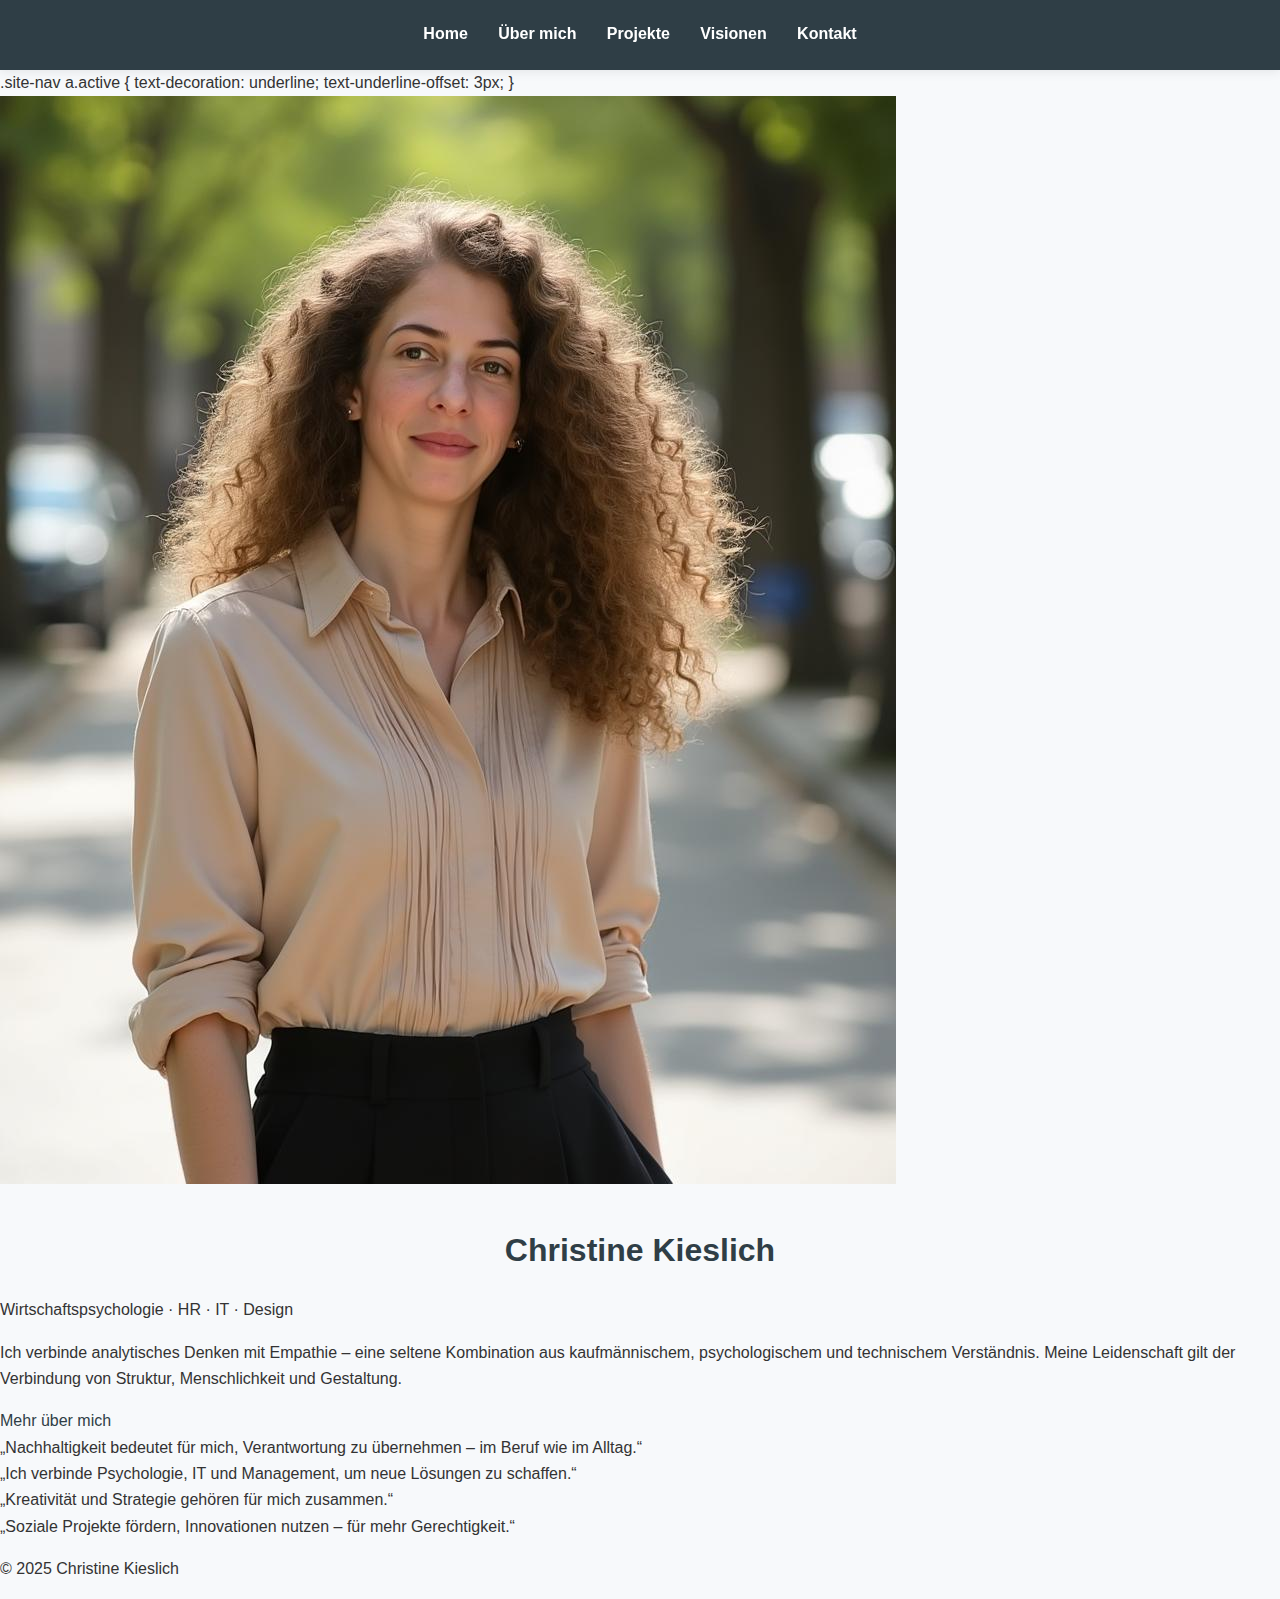
<file: index.html>
<!DOCTYPE html>
<html lang="de">
<head>
  <meta charset="utf-8">
  <meta name="viewport" content="width=device-width,initial-scale=1">
  <link rel="icon" type="image/png" href="/assets/images/favicon.png" sizes="32x32">
  <title>Christine Kieslich</title>
  <link rel="stylesheet" href="/style.css">
</head>
<body class="page-home">

<nav class="site-nav">
  <a href="index.html">Home</a>
  <a href="about/">Über mich</a>
  <a href="projects.html">Projekte</a>
  <a href="vision.html">Visionen</a>
  <a href="contact.html">Kontakt</a>
</nav>

.site-nav a.active {
  text-decoration: underline;
  text-underline-offset: 3px;
}

<header class="hero">
  <div class="hero-inner">
    
    <div class="hero-image">
      <img src="assets/images/portraits/portrait-27.jpeg" alt="Christine Kieslich">
    </div>

    <div class="hero-text">
      <h1>Christine Kieslich</h1>
      <p class="subtitle">Wirtschaftspsychologie · HR · IT · Design</p>
      <p> Ich verbinde analytisches Denken mit Empathie – eine seltene Kombination aus kaufmännischem,
        psychologischem und technischem Verständnis. Meine Leidenschaft gilt der Verbindung von Struktur,
        Menschlichkeit und Gestaltung.
      </p>
      <a href="about/" class="btn">Mehr über mich</a>
    </div>
    
  </div>
</header>

<section class="statements">
  <div class="statement">„Nachhaltigkeit bedeutet für mich, Verantwortung zu übernehmen – im Beruf wie im Alltag.“</div>
  <div class="statement">„Ich verbinde Psychologie, IT und Management, um neue Lösungen zu schaffen.“</div>
  <div class="statement">„Kreativität und Strategie gehören für mich zusammen.“</div>
  <div class="statement">„Soziale Projekte fördern, Innovationen nutzen – für mehr Gerechtigkeit.“</div>
</section>

<footer>
  <p>© 2025 Christine Kieslich</p>
</footer>

</body>
</html>
</file>
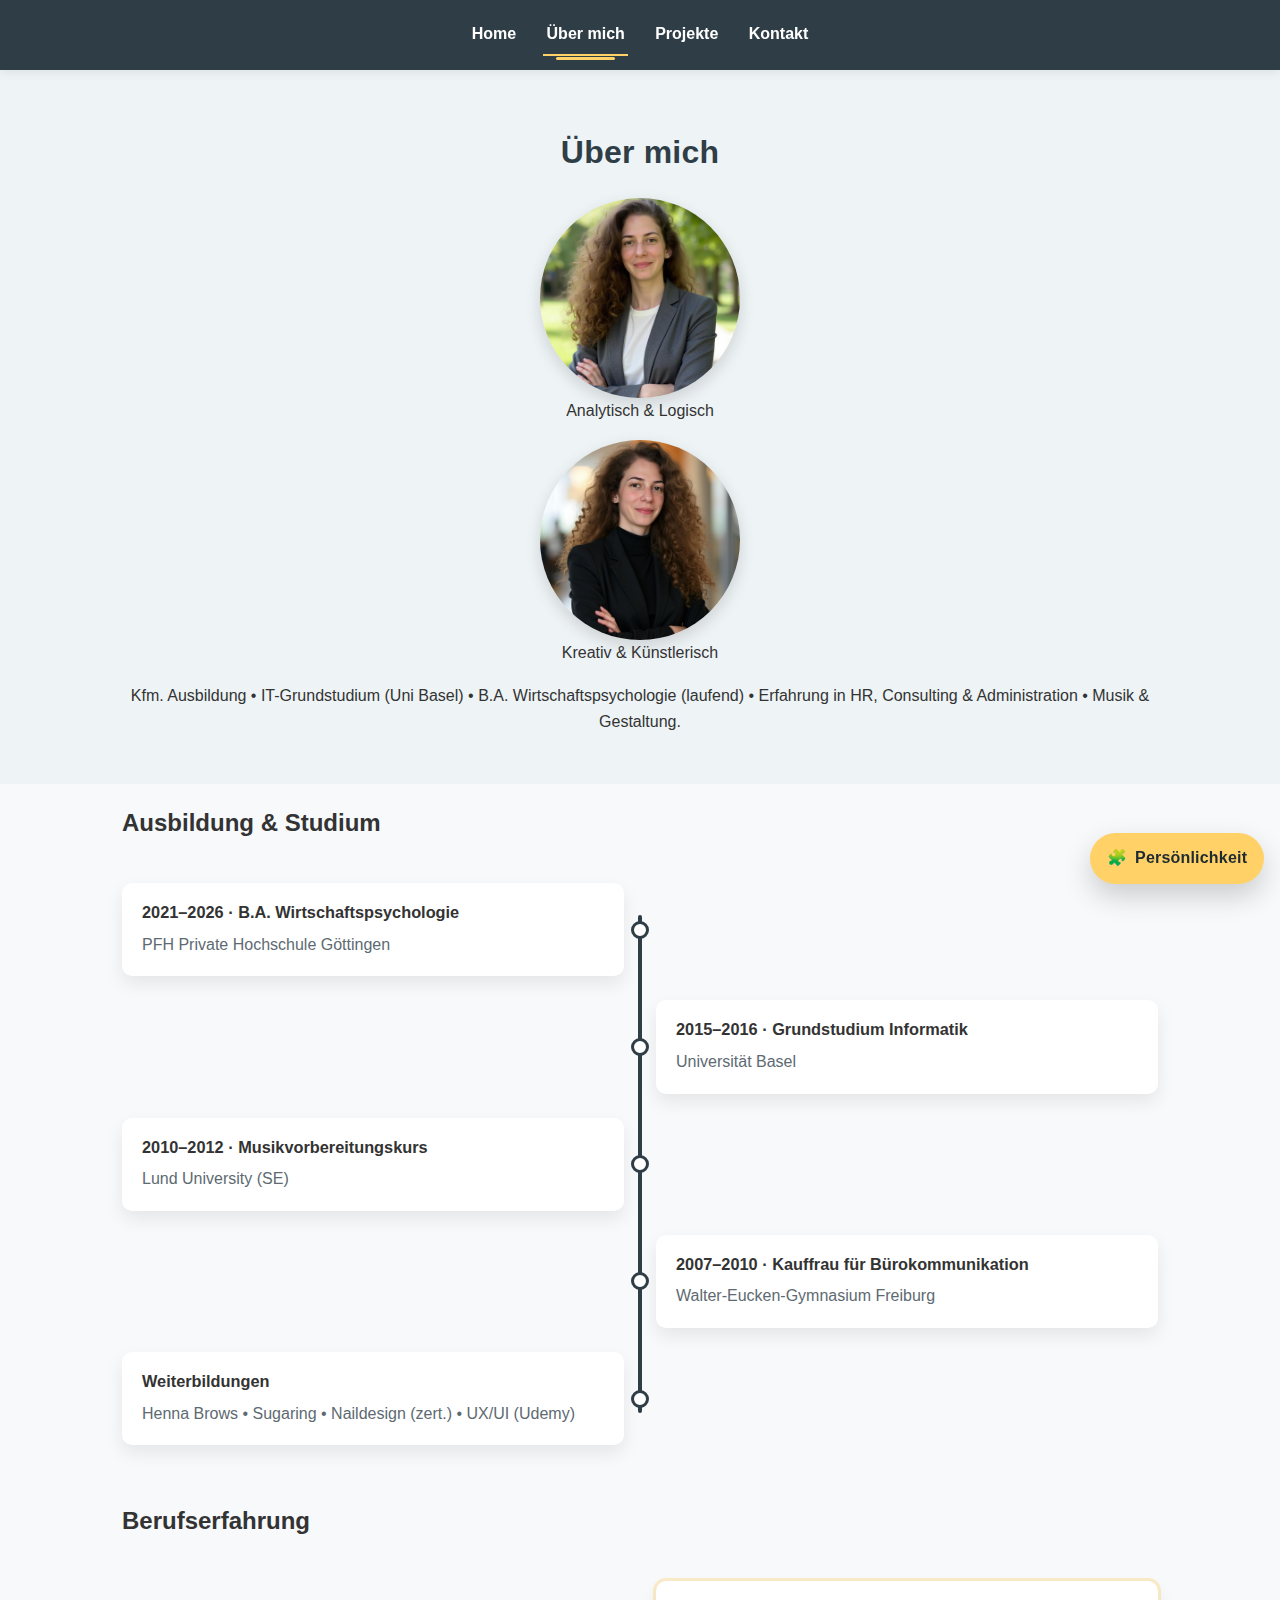
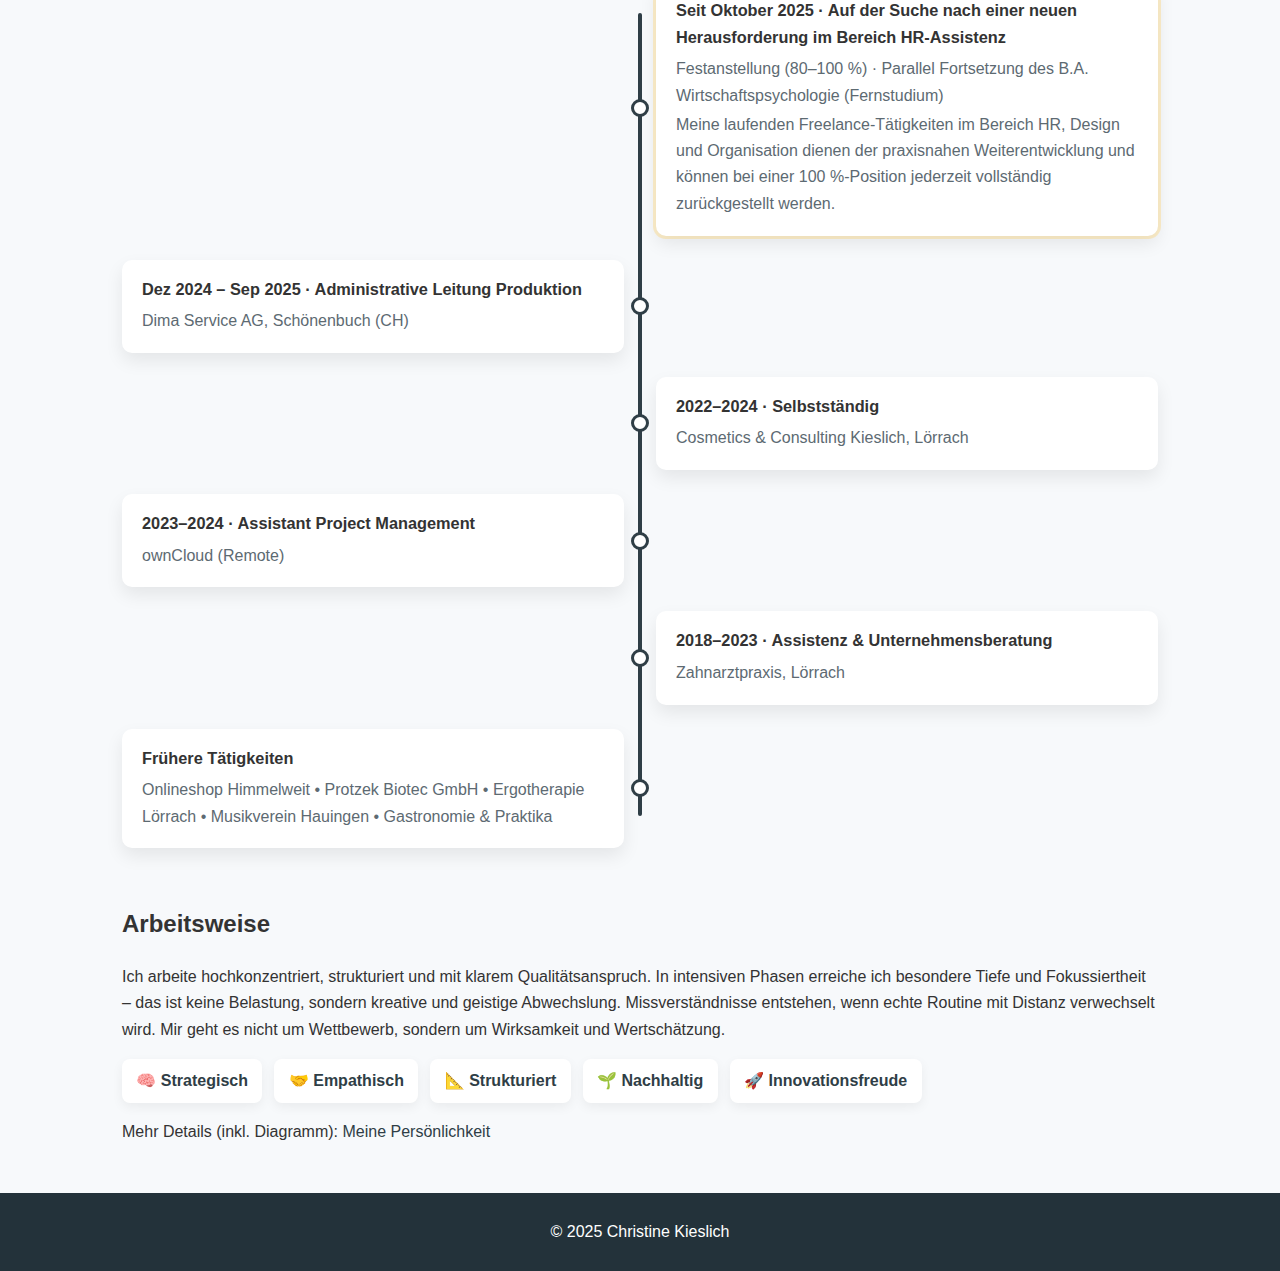
<file: about/index.html>
<!doctype html>
<html lang="de-CH">
<head>
  <meta charset="utf-8">
  <meta name="viewport" content="width=device-width,initial-scale=1">
  <link rel="icon" type="image/png" href="/assets/images/favicon.png" sizes="32x32">
  <title>Über mich – Christine Kieslich</title>
  <link rel="stylesheet" href="/style.css">

</head>
  <a class="fab-personality" href="./personality.html">Persönlichkeit</a>

<body class="page-about">
<nav class="site-nav">
  <a href="../">Home</a>
  <a class="active" href="./">Über mich</a>
  <a href="../projects.html">Projekte</a>
  <a href="../contact.html">Kontakt</a>
</nav>

<header class="header--about">
  <div class="container">
    <h1>Über mich</h1>

    <div class="about-portraits">
      <figure class="portrait">
        <img class="avatar--round" src="../assets/images/portraits/portrait-12.jpeg" alt="Christine Kieslich im Blazer">
        <figcaption>Analytisch & Logisch</figcaption>
      </figure>

      <figure class="portrait">
        <img class="avatar--round" src="../assets/images/portraits/portrait-18.jpeg" alt="Christine Kieslich im schwarzen Pullover">
        <figcaption>Kreativ & Künstlerisch</figcaption>
      </figure>
    </div>

    <p class="about-sublead">
      Kfm. Ausbildung • IT-Grundstudium (Uni Basel) • B.A. Wirtschaftspsychologie (laufend) •
      Erfahrung in HR, Consulting & Administration • Musik & Gestaltung.
    </p>
  </div>
</header>

<section class="container">
  <h2>Ausbildung & Studium</h2>
  <div class="timeline">

    <!-- LINKS -->
    <div class="timeline-row">
      <div class="timeline-col timeline-col--left">
        <span class="timeline-dot"></span>
        <div class="timeline-box">
          <h4>2021–2026 · B.A. Wirtschaftspsychologie</h4>
          <p>PFH Private Hochschule Göttingen</p>
        </div>
      </div>
      <div class="timeline-col"></div>
    </div>

    <!-- RECHTS -->
    <div class="timeline-row">
      <div class="timeline-col"></div>
      <div class="timeline-col timeline-col--right">
        <span class="timeline-dot"></span>
        <div class="timeline-box">
          <h4>2015–2016 · Grundstudium Informatik</h4>
          <p>Universität Basel</p>
        </div>
      </div>
    </div>

    <!-- LINKS -->
    <div class="timeline-row">
      <div class="timeline-col timeline-col--left">
        <span class="timeline-dot"></span>
        <div class="timeline-box">
          <h4>2010–2012 · Musikvorbereitungskurs</h4>
          <p>Lund University (SE)</p>
        </div>
      </div>
      <div class="timeline-col"></div>
    </div>

    <!-- RECHTS -->
    <div class="timeline-row">
      <div class="timeline-col"></div>
      <div class="timeline-col timeline-col--right">
        <span class="timeline-dot"></span>
        <div class="timeline-box">
          <h4>2007–2010 · Kauffrau für Bürokommunikation</h4>
          <p>Walter-Eucken-Gymnasium Freiburg</p>
        </div>
      </div>
    </div>

    <!-- LINKS -->
    <div class="timeline-row">
      <div class="timeline-col timeline-col--left">
        <span class="timeline-dot"></span>
        <div class="timeline-box">
          <h4>Weiterbildungen</h4>
          <p>Henna Brows • Sugaring • Naildesign (zert.) • UX/UI (Udemy)</p>
        </div>
      </div>
      <div class="timeline-col"></div>
    </div>

  </div>
</section>

<section class="container">
  <h2>Berufserfahrung</h2>
  <div class="timeline">

    <!-- RECHTS (aktueller Status, hervorgehoben) -->
    <div class="timeline-row">
      <div class="timeline-col"></div>
      <div class="timeline-col timeline-col--right">
        <span class="timeline-dot"></span>
        <div class="timeline-box is-current">
          <h4>Seit Oktober 2025 · Auf der Suche nach einer neuen Herausforderung im Bereich HR-Assistenz</h4>
          <p>Festanstellung (80–100 %) · Parallel Fortsetzung des B.A. Wirtschaftspsychologie (Fernstudium)</p>
          <p>Meine laufenden Freelance-Tätigkeiten im Bereich HR, Design und Organisation dienen der praxisnahen Weiterentwicklung
             und können bei einer 100 %-Position jederzeit vollständig zurückgestellt werden.</p>
        </div>
      </div>
    </div>

    <!-- LINKS -->
    <div class="timeline-row">
      <div class="timeline-col timeline-col--left">
        <span class="timeline-dot"></span>
        <div class="timeline-box">
          <h4>Dez 2024 – Sep 2025 · Administrative Leitung Produktion</h4>
          <p>Dima Service AG, Schönenbuch (CH)</p>
        </div>
      </div>
      <div class="timeline-col"></div>
    </div>

    <!-- RECHTS -->
    <div class="timeline-row">
      <div class="timeline-col"></div>
      <div class="timeline-col timeline-col--right">
        <span class="timeline-dot"></span>
        <div class="timeline-box">
          <h4>2022–2024 · Selbstständig</h4>
          <p>Cosmetics & Consulting Kieslich, Lörrach</p>
        </div>
      </div>
    </div>

    <!-- LINKS -->
    <div class="timeline-row">
      <div class="timeline-col timeline-col--left">
        <span class="timeline-dot"></span>
        <div class="timeline-box">
          <h4>2023–2024 · Assistant Project Management</h4>
          <p>ownCloud (Remote)</p>
        </div>
      </div>
      <div class="timeline-col"></div>
    </div>

    <!-- RECHTS -->
    <div class="timeline-row">
      <div class="timeline-col"></div>
      <div class="timeline-col timeline-col--right">
        <span class="timeline-dot"></span>
        <div class="timeline-box">
          <h4>2018–2023 · Assistenz & Unternehmensberatung</h4>
          <p>Zahnarztpraxis, Lörrach</p>
        </div>
      </div>
    </div>

    <!-- LINKS -->
    <div class="timeline-row">
      <div class="timeline-col timeline-col--left">
        <span class="timeline-dot"></span>
        <div class="timeline-box">
          <h4>Frühere Tätigkeiten</h4>
          <p>Onlineshop Himmelweit • Protzek Biotec GmbH • Ergotherapie Lörrach • Musikverein Hauingen • Gastronomie & Praktika</p>
        </div>
      </div>
      <div class="timeline-col"></div>
    </div>

  </div>
</section>

<section class="container">
  <h2>Arbeitsweise</h2>
  <p>Ich arbeite hochkonzentriert, strukturiert und mit klarem Qualitätsanspruch. In intensiven Phasen erreiche ich besondere Tiefe und Fokussiertheit – das ist keine Belastung, sondern kreative und geistige Abwechslung. Missverständnisse entstehen, wenn echte Routine mit Distanz verwechselt wird. Mir geht es nicht um Wettbewerb, sondern um Wirksamkeit und Wertschätzung.</p>

  <div class="traits">
    <span class="trait">🧠 Strategisch</span>
    <span class="trait">🤝 Empathisch</span>
    <span class="trait">📐 Strukturiert</span>
    <span class="trait">🌱 Nachhaltig</span>
    <span class="trait">🚀 Innovationsfreude</span>
  </div>

  <p style="margin-top:16px">Mehr Details (inkl. Diagramm): <a href="./personality.html">Meine Persönlichkeit</a></p>
</section>

<footer class="site-footer">
  © 2025 Christine Kieslich
</footer>

</body>
</html>
</file>
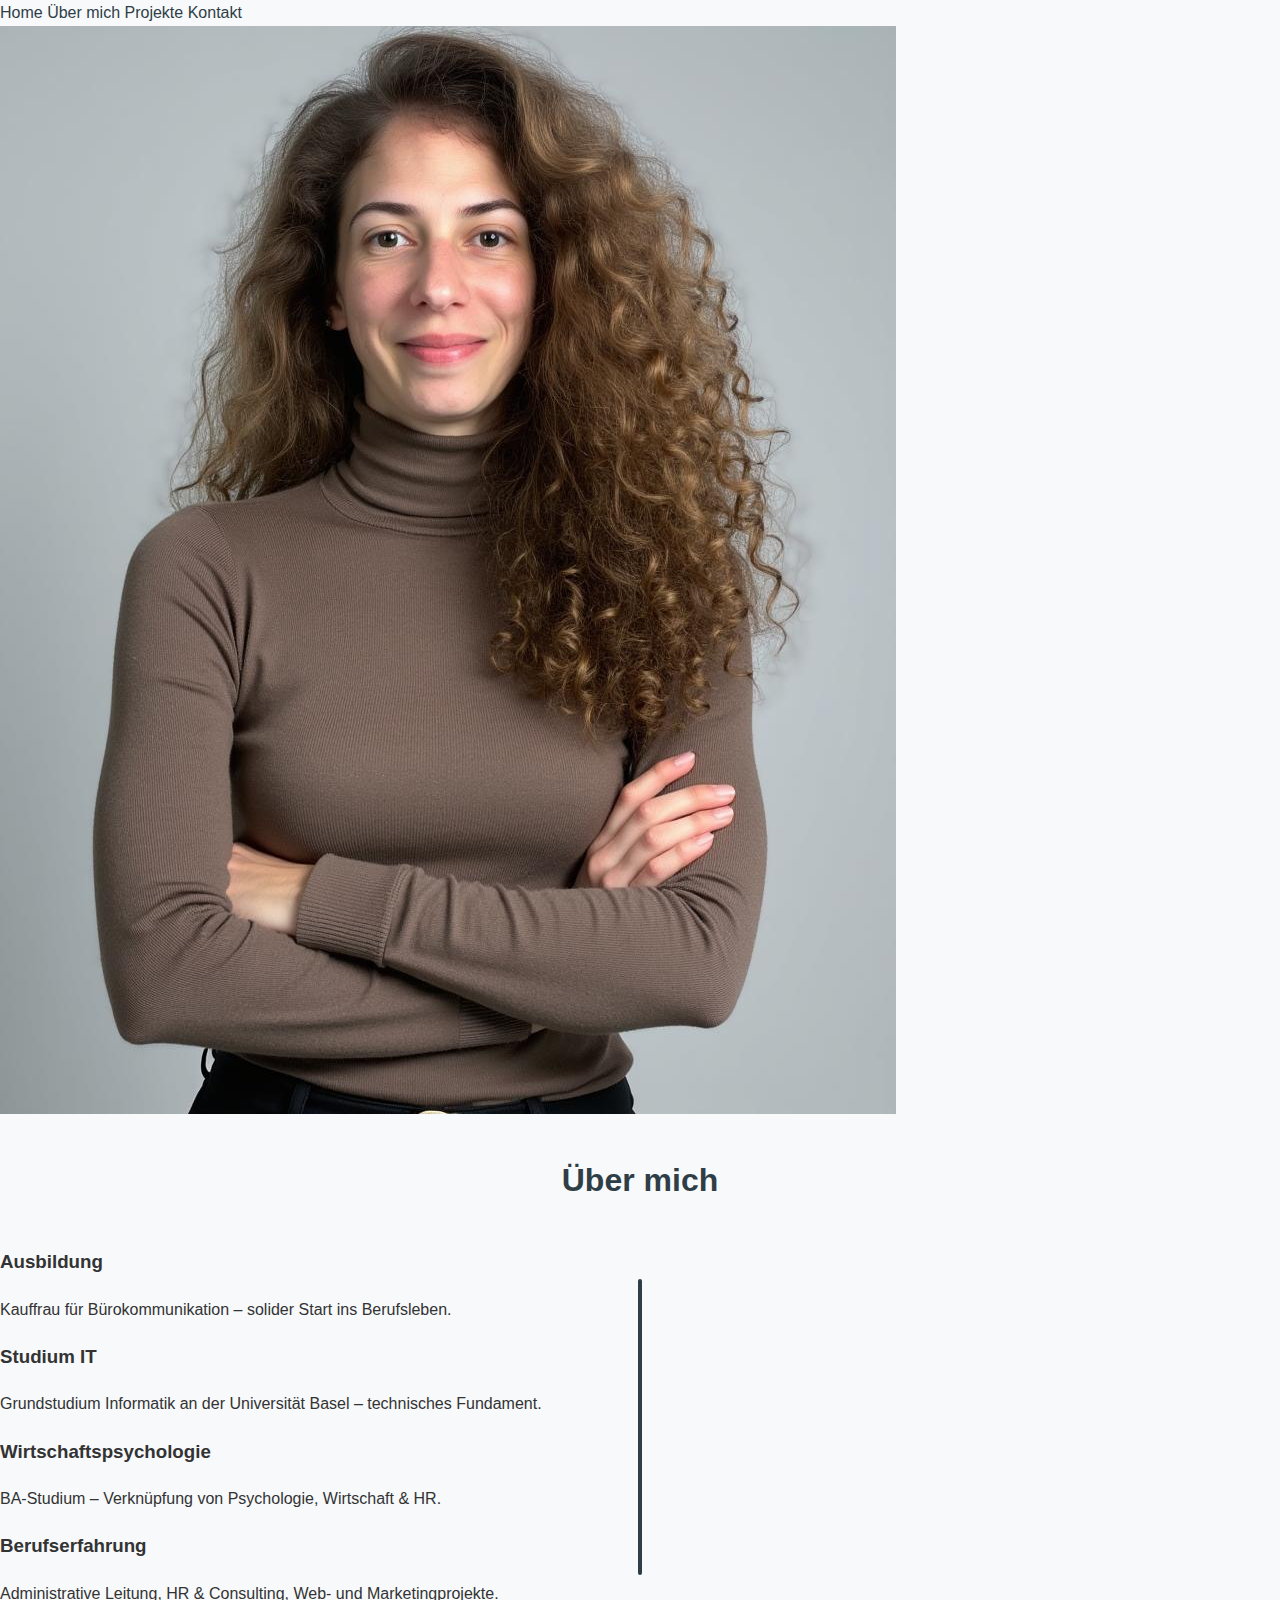
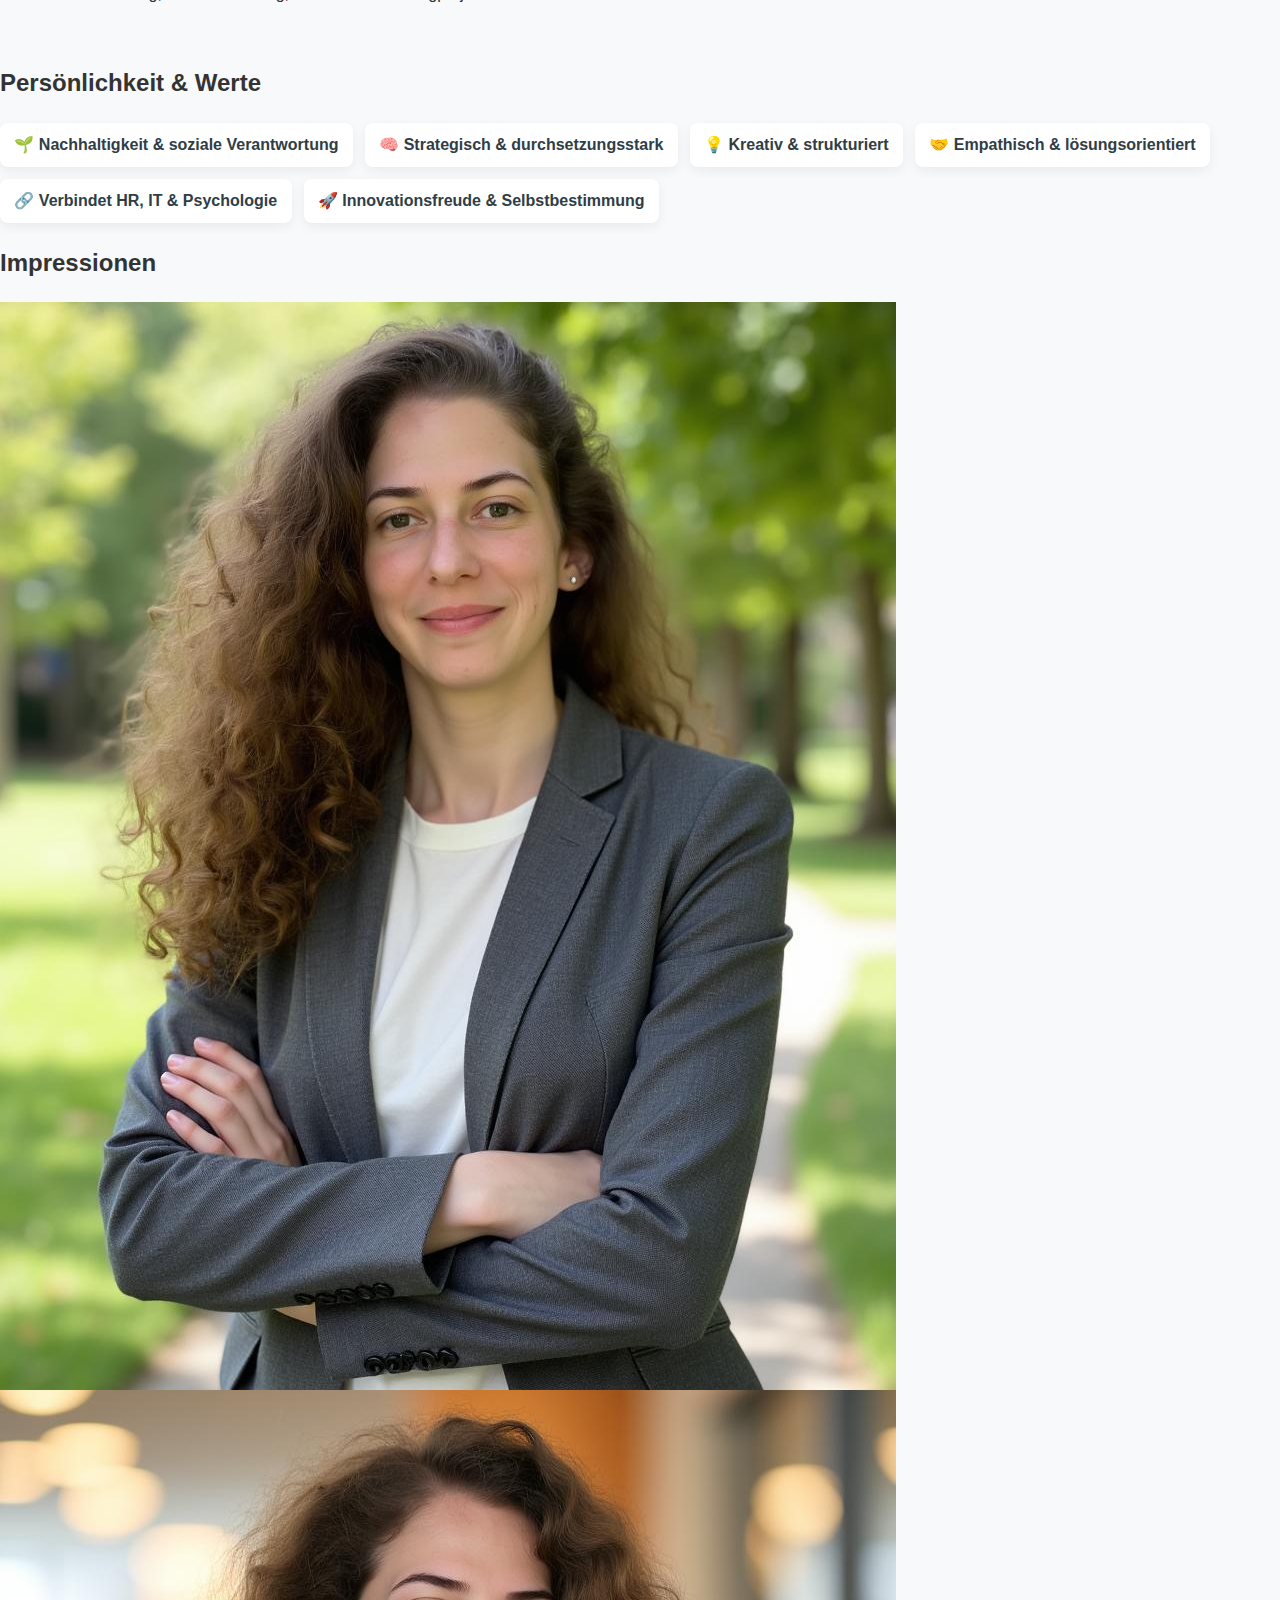
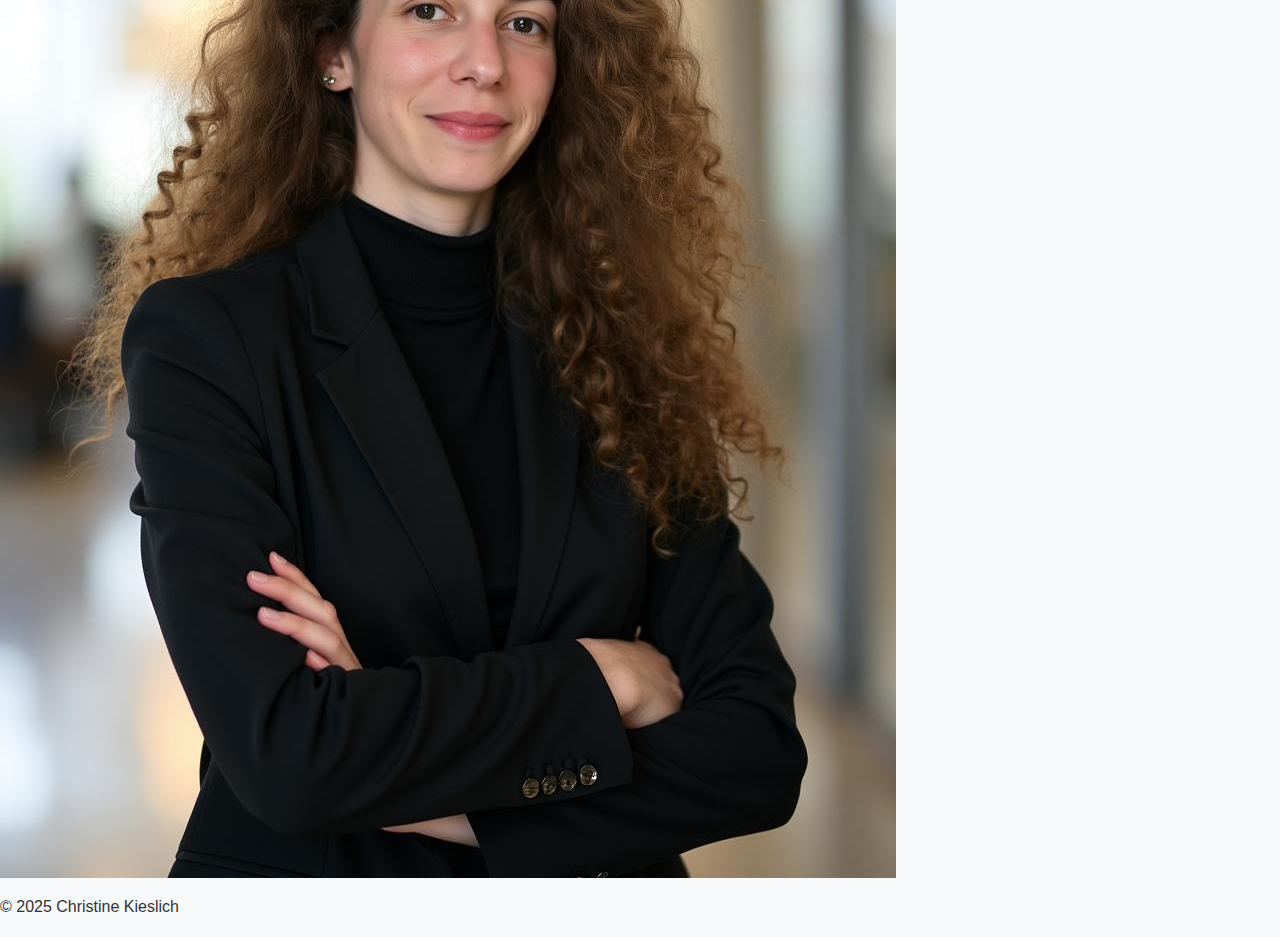
<file: about.html>
<!DOCTYPE html>
<html lang="de">
<head>
  <meta charset="UTF-8">
  <meta name="viewport" content="width=device-width, initial-scale=1.0">
  <title>Über mich - Christine Kieslich</title>
  <link rel="stylesheet" href="style.css">
</head>
<body>

<nav>
  <a href="index.html">Home</a>
  <a href="about.html">Über mich</a>
  <a href="projects.html">Projekte</a>
  <a href="contact.html">Kontakt</a>
</nav>

<header>
  <img src="assets/images/portraits/portrait-28.jpeg" alt="Christine Kieslich Portrait">
  <h1>Über mich</h1>
</header>

<section class="timeline">
  <div class="timeline-item left">
    <h3>Ausbildung</h3>
    <p>Kauffrau für Bürokommunikation – solider Start ins Berufsleben.</p>
  </div>
  <div class="timeline-item right">
    <h3>Studium IT</h3>
    <p>Grundstudium Informatik an der Universität Basel – technisches Fundament.</p>
  </div>
  <div class="timeline-item left">
    <h3>Wirtschaftspsychologie</h3>
    <p>BA-Studium – Verknüpfung von Psychologie, Wirtschaft & HR.</p>
  </div>
  <div class="timeline-item right">
    <h3>Berufserfahrung</h3>
    <p>Administrative Leitung, HR & Consulting, Web- und Marketingprojekte.</p>
  </div>
</section>

<!-- Neue Persönlichkeits-Sektion -->
<section class="personality">
  <h2>Persönlichkeit & Werte</h2>
  <div class="traits">
    <div class="trait">🌱 Nachhaltigkeit & soziale Verantwortung</div>
    <div class="trait">🧠 Strategisch & durchsetzungsstark</div>
    <div class="trait">💡 Kreativ & strukturiert</div>
    <div class="trait">🤝 Empathisch & lösungsorientiert</div>
    <div class="trait">🔗 Verbindet HR, IT & Psychologie</div>
    <div class="trait">🚀 Innovationsfreude & Selbstbestimmung</div>
  </div>
</section>

<!-- Galerie-Sektion -->
<section class="gallery">
  <h2>Impressionen</h2>
  <div class="gallery-grid">
    <img src="assets/images/portraits/portrait-12.jpeg" alt="Christine Kieslich Galerie">
    <img src="assets/images/portraits/portrait-18.jpeg" alt="Christine Kieslich Galerie">
  </div>
</section>

<footer>
  <p>© 2025 Christine Kieslich</p>
</footer>

</body>
</html>
</file>
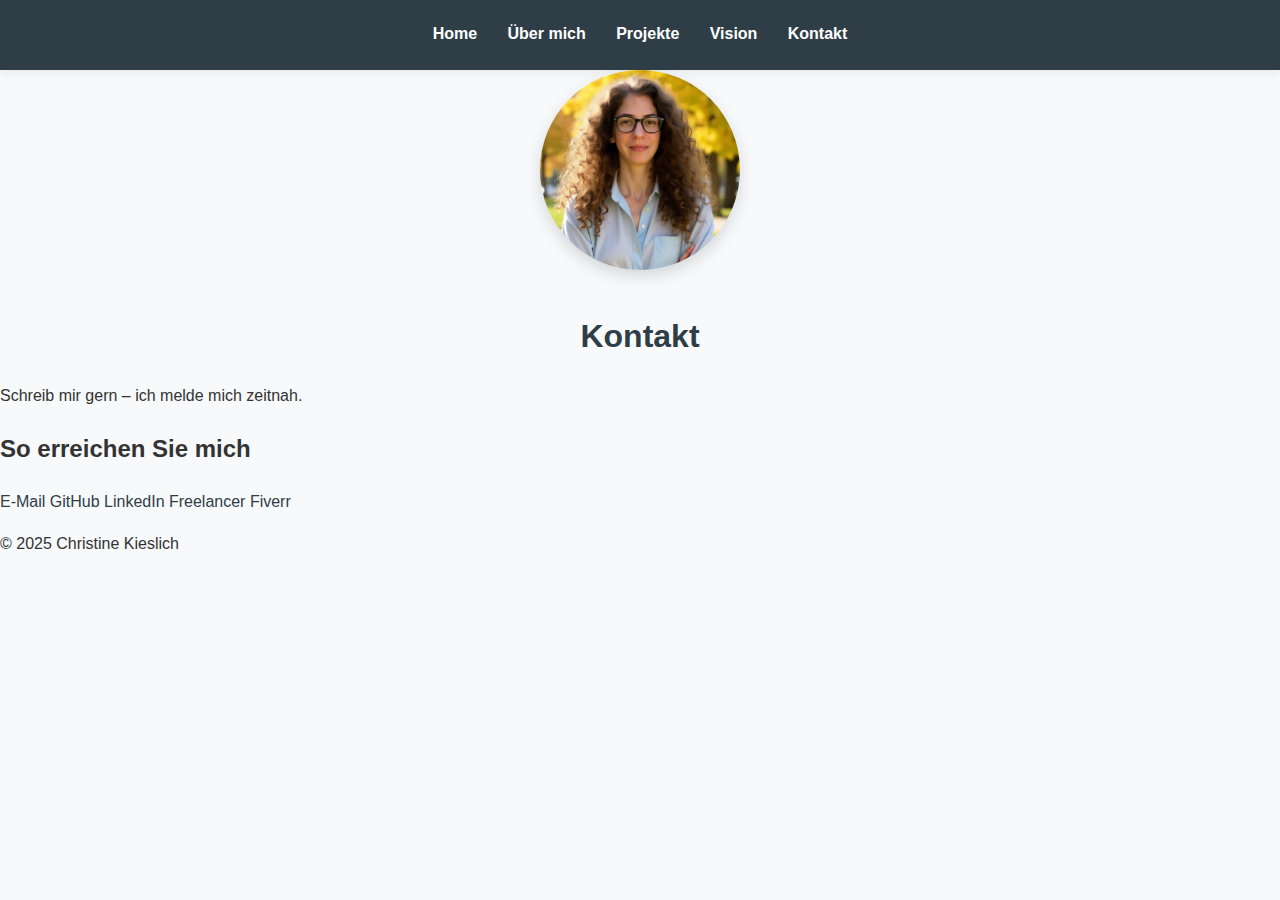
<file: contact.html>
<!DOCTYPE html>
<html lang="de">

<head>
  <meta charset="UTF-8" />
  <meta name="viewport" content="width=device-width, initial-scale=1.0" />
  <link rel="icon" type="image/png" href="/assets/images/favicon.png" sizes="32x32">
  <title>Projekte – Christine Kieslich</title>
  <link rel="stylesheet" href="style.css" />
</head>
<body class="page-contact">

<nav class="site-nav">
  <a href="index.html">Home</a>
  <a href="about/">Über mich</a>
  <a href="projects.html">Projekte</a>
  <a href="vision.html">Vision</a>
  <a href="contact.html">Kontakt</a>
</nav>

<header class="header--contact">
  <img class="avatar--round" src="assets/images/portraits/portrait-36.jpeg" alt="Christine Kieslich">
  <h1>Kontakt</h1>
  <p class="contact-lead">Schreib mir gern – ich melde mich zeitnah.</p>
</header>

<section class="contact">
  <h2>So erreichen Sie mich</h2>
  <div class="contact-links">
    <a href="mailto:christine.kieslich@example.com">
      <i class="fas fa-envelope"></i> E-Mail
    </a>
    <a href="https://github.com/chriskies" target="_blank" rel="noopener">
      <i class="fab fa-github"></i> GitHub
    </a>
    <a href="https://www.linkedin.com/in/christine-kieslich" target="_blank" rel="noopener">
      <i class="fab fa-linkedin"></i> LinkedIn
    </a>
    <a href="https://www.freelancer.com/u/CVKies?frm=CVKies&sb=t" target="_blank" rel="noopener">
      <i class="fas fa-briefcase"></i> Freelancer
    </a>
    <a href="https://www.fiverr.com/s/e6pp7g4" target="_blank" rel="noopener">
      <i class="fas fa-paint-brush"></i> Fiverr
    </a>
  </div>
</section>

<footer>
  <p>© 2025 Christine Kieslich</p>
</footer>

</body>
</html>
</file>
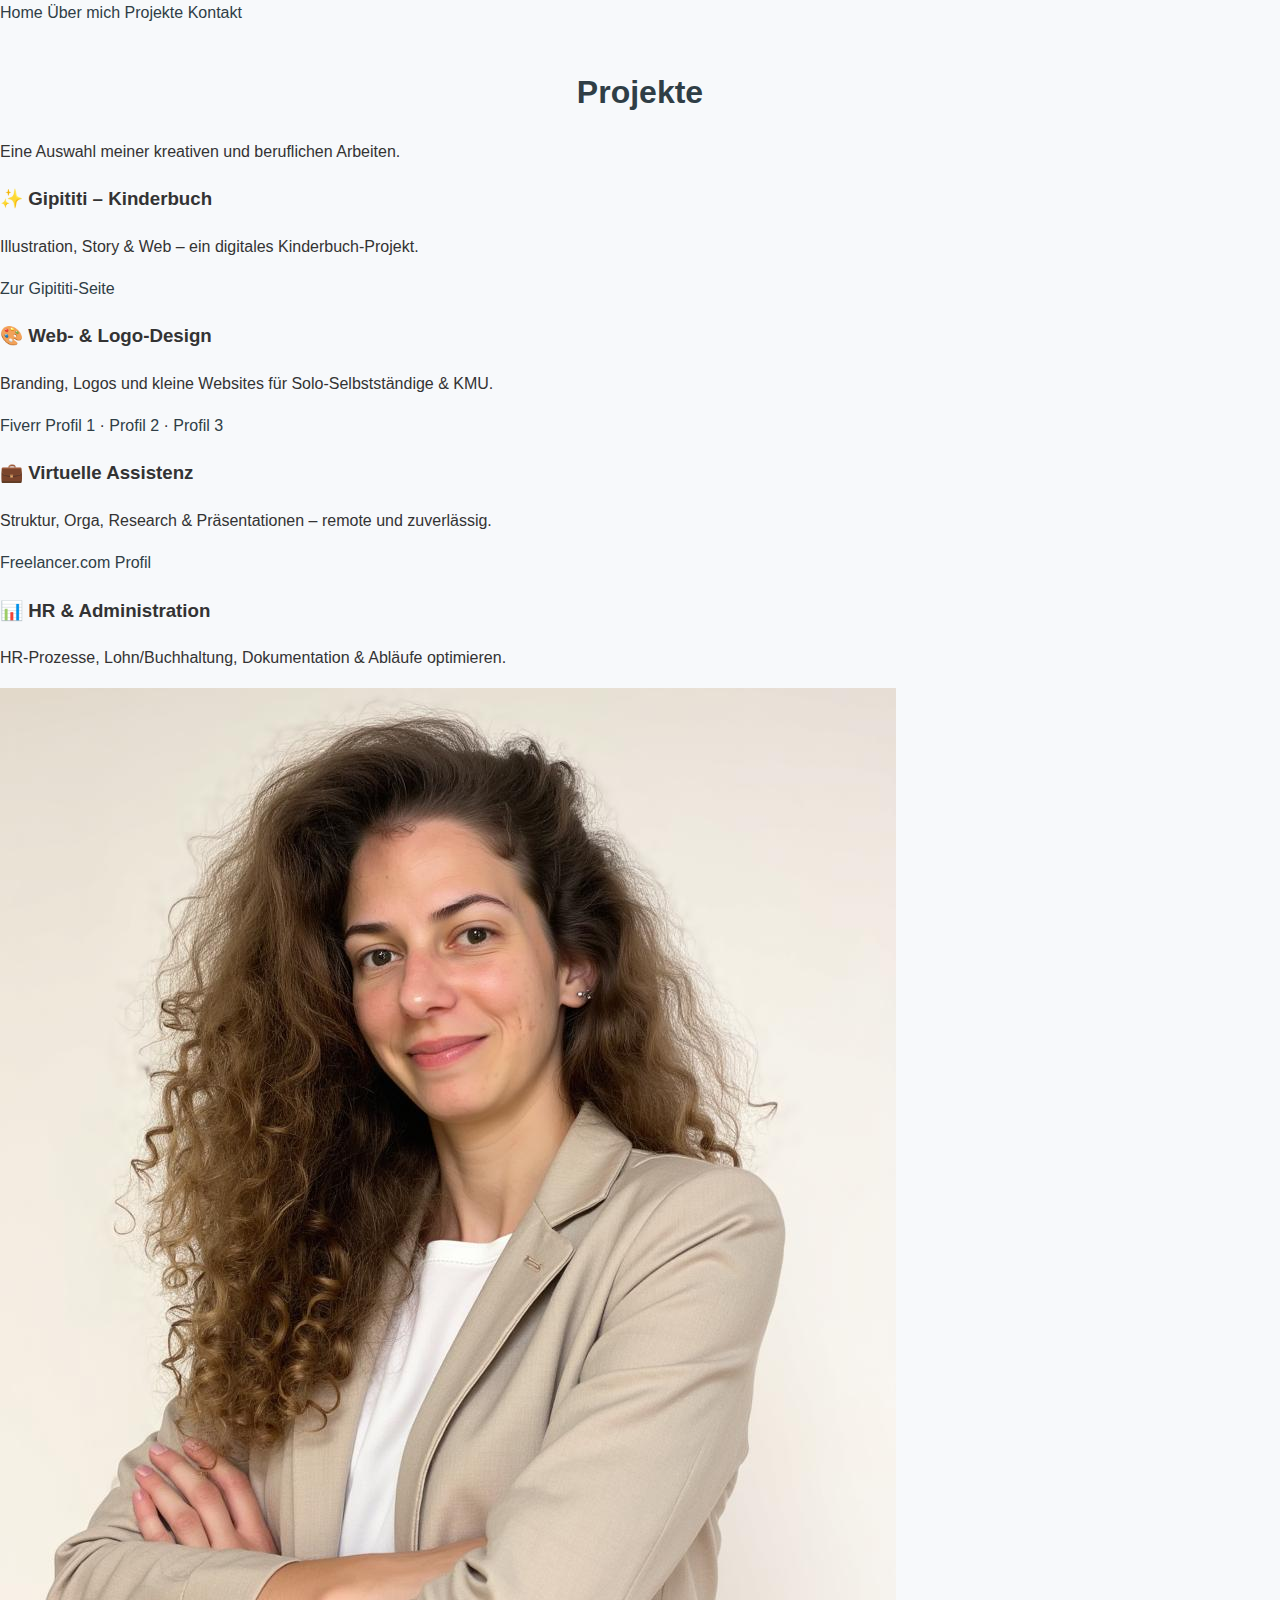
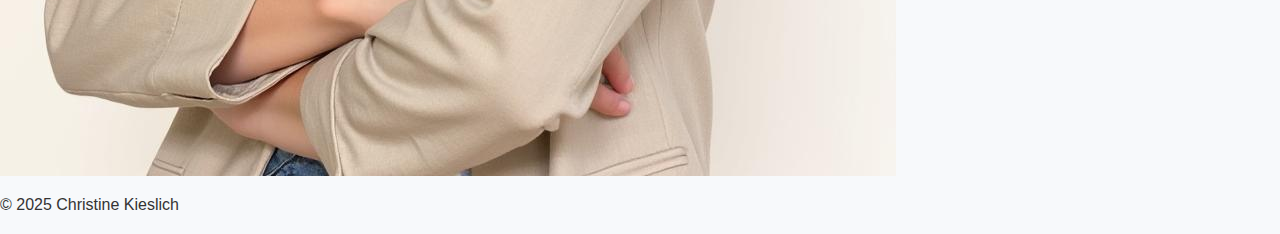
<file: projects.html>
<!DOCTYPE html>
<html lang="de">
<head>
  <meta charset="UTF-8" />
  <meta name="viewport" content="width=device-width, initial-scale=1.0"/>
  <title>Projekte - Christine Kieslich</title>
  <link rel="stylesheet" href="style.css"/>
</head>
<body>

<nav>
  <a href="index.html">Home</a>
  <a href="about.html">Über mich</a>
  <a href="projects.html">Projekte</a>
  <a href="contact.html">Kontakt</a>
</nav>

<section class="projects-layout">
  <!-- Linke Seite: Content -->
  <div class="projects-content">
    <h1>Projekte</h1>
    <p>Eine Auswahl meiner kreativen und beruflichen Arbeiten.</p>

    <div class="statements">
      <div class="statement">
        <h3>✨ Gipititi – Kinderbuch</h3>
        <p>Illustration, Story & Web – ein digitales Kinderbuch-Projekt.</p>
        <p><a href="gipititi-site/index.html" target="_blank" rel="noopener">Zur Gipititi-Seite</a></p>
      </div>

      <div class="statement">
        <h3>🎨 Web- & Logo-Design</h3>
        <p>Branding, Logos und kleine Websites für Solo-Selbstständige & KMU.</p>
        <p>
          <a href="https://www.fiverr.com/s/e6pp7g4" target="_blank" rel="noopener">Fiverr Profil 1</a> ·
          <a href="https://www.fiverr.com/s/EgxxKWD" target="_blank" rel="noopener">Profil 2</a> ·
          <a href="https://www.fiverr.com/s/WELLV9L" target="_blank" rel="noopener">Profil 3</a>
        </p>
      </div>

      <div class="statement">
        <h3>💼 Virtuelle Assistenz</h3>
        <p>Struktur, Orga, Research & Präsentationen – remote und zuverlässig.</p>
        <p><a href="https://www.freelancer.com/u/CVKies?frm=CVKies&sb=t" target="_blank" rel="noopener">Freelancer.com Profil</a></p>
      </div>

      <div class="statement">
        <h3>📊 HR & Administration</h3>
        <p>HR-Prozesse, Lohn/Buchhaltung, Dokumentation & Abläufe optimieren.</p>
      </div>
    </div>
  </div>

  <!-- Rechte Seite: Bild -->
  <div class="projects-image">
    <img src="assets/images/portraits/portrait-22.jpeg" alt="Christine Kieslich – Projekte">
  </div>
</section>

<footer>
  <p>© 2025 Christine Kieslich</p>
</footer>

</body>
</html>
</file>
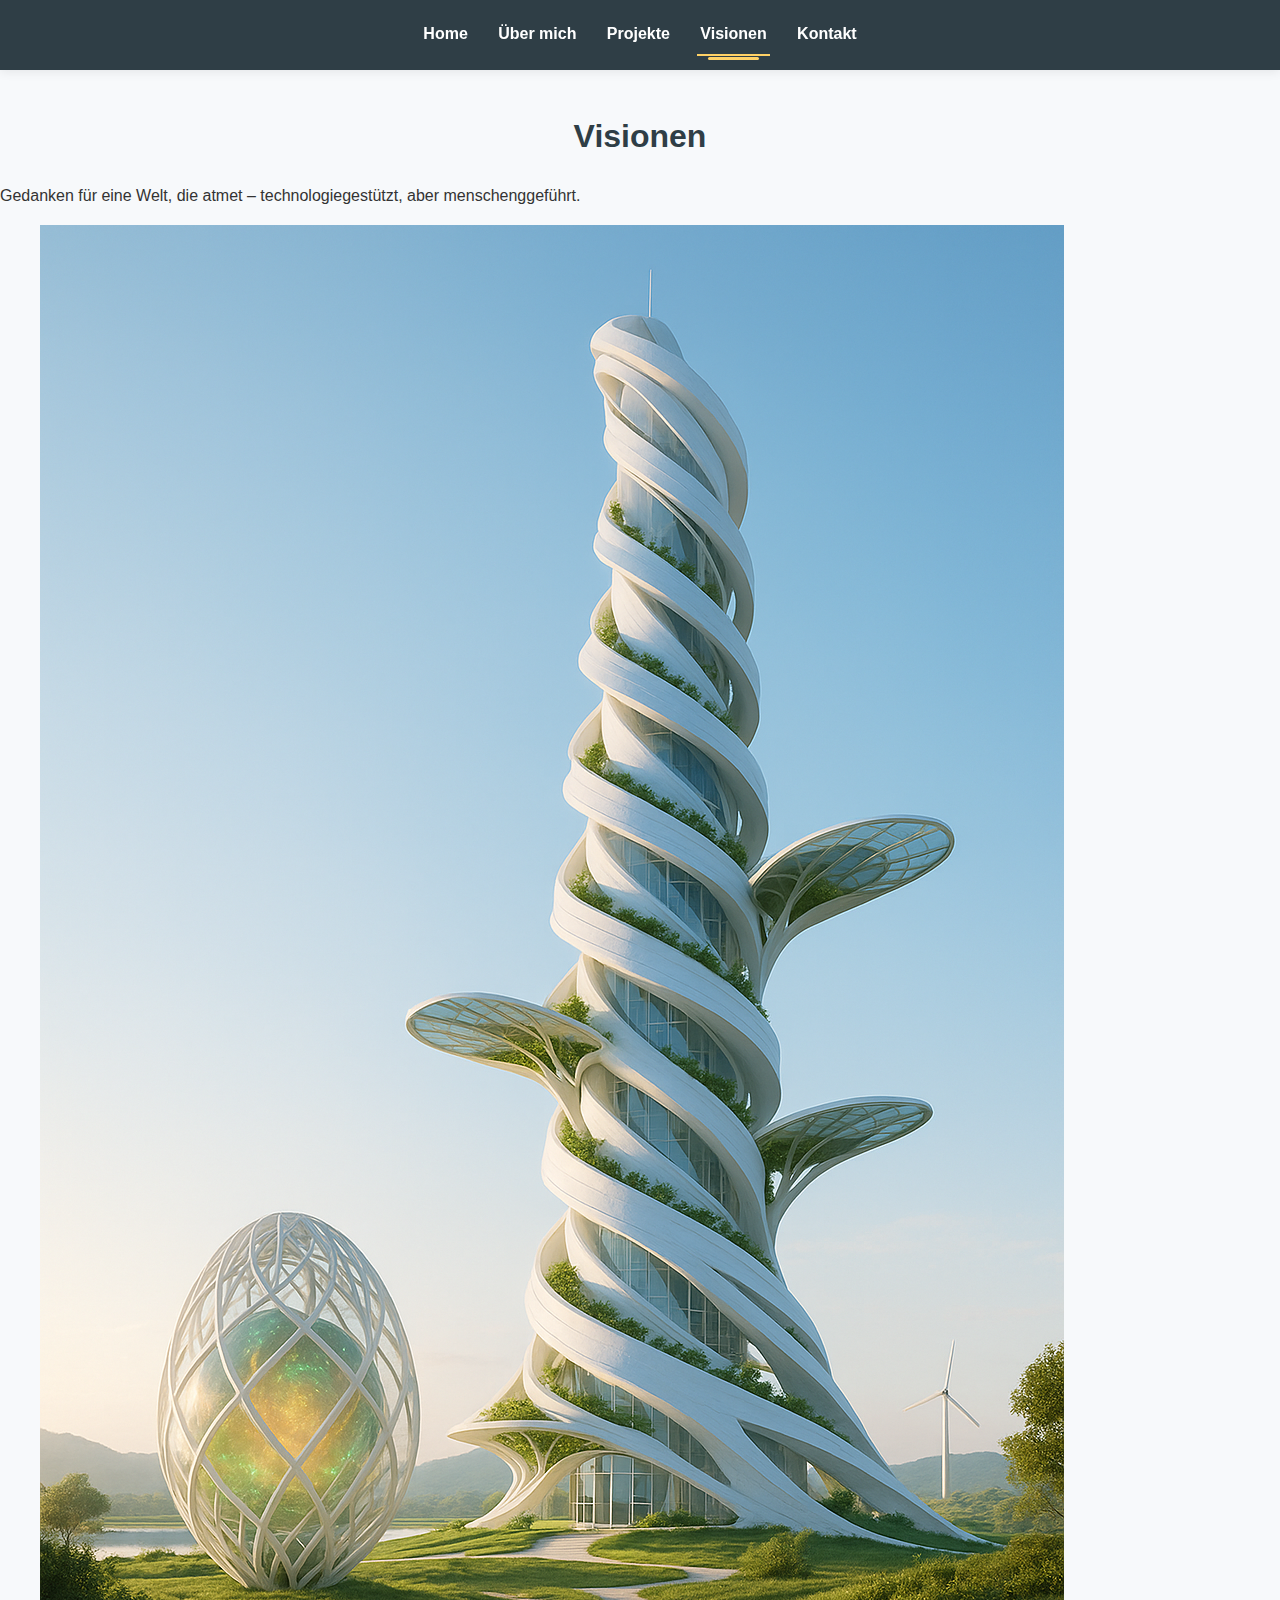
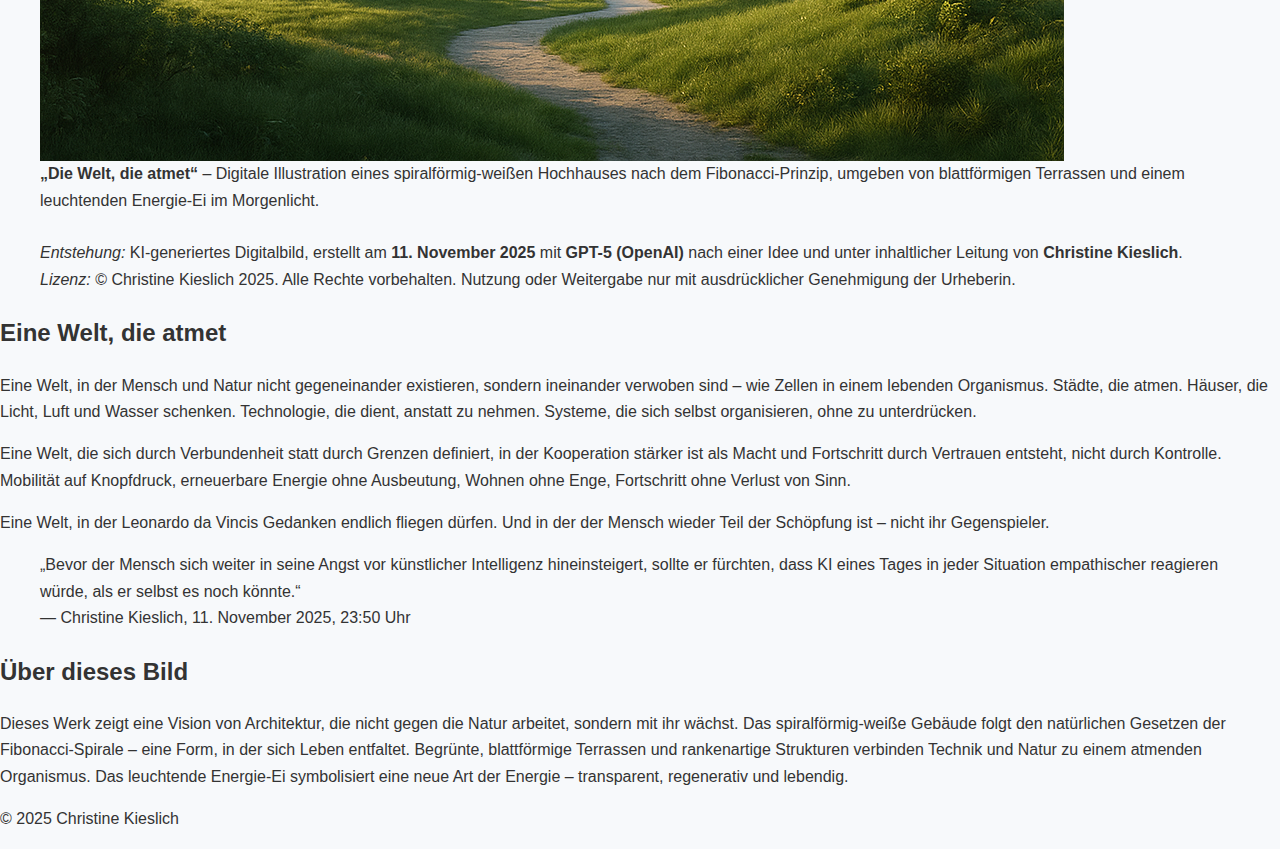
<file: vision.html>
<!DOCTYPE html>
<html lang="de">
<head>
  <meta charset="utf-8">
  <meta name="viewport" content="width=device-width,initial-scale=1">
  <link rel="icon" type="image/png" href="/assets/images/favicon.png" sizes="32x32">
  <title>Visionen – Christine Kieslich</title>
  <!-- wichtig: gleicher Pfad wie auf index.html -->
  <link rel="stylesheet" href="/style.css">
</head>
<body>

<nav class="site-nav">
  <a href="index.html">Home</a>
  <a href="about/">Über mich</a>
  <a href="projects.html">Projekte</a>
  <a href="vision.html" class="active">Visionen</a>
  <a href="contact.html">Kontakt</a>
</nav>

<main class="page-content">
  <h1>Visionen</h1>
  <p class="subtitle">Gedanken für eine Welt, die atmet – technologiegestützt, aber menschenggeführt.</p>

  <figure class="image-block">
    <img src="assets/images/atmende-stadt.png" alt="Futuristische, spiralförmige Architektur nach Fibonacci-Prinzip, mit begrünten Terrassen und einem leuchtenden Energie-Ei im Morgenlicht.">
    <figcaption>
      <strong>„Die Welt, die atmet“</strong> – Digitale Illustration eines spiralförmig-weißen Hochhauses nach dem Fibonacci-Prinzip,
      umgeben von blattförmigen Terrassen und einem leuchtenden Energie-Ei im Morgenlicht.<br><br>
      <em>Entstehung:</em> KI-generiertes Digitalbild, erstellt am <strong>11. November 2025</strong> mit
      <strong>GPT-5 (OpenAI)</strong> nach einer Idee und unter inhaltlicher Leitung von <strong>Christine Kieslich</strong>.<br>
      <em>Lizenz:</em> © Christine Kieslich 2025. Alle Rechte vorbehalten. Nutzung oder Weitergabe nur mit ausdrücklicher Genehmigung der Urheberin.
    </figcaption>
  </figure>

  <section>
    <h2>Eine Welt, die atmet</h2>
    <p>
      Eine Welt, in der Mensch und Natur nicht gegeneinander existieren, sondern ineinander verwoben sind – wie Zellen in einem lebenden Organismus.
      Städte, die atmen. Häuser, die Licht, Luft und Wasser schenken. Technologie, die dient, anstatt zu nehmen. Systeme, die sich selbst organisieren, ohne zu unterdrücken.
    </p>
    <p>
      Eine Welt, die sich durch Verbundenheit statt durch Grenzen definiert, in der Kooperation stärker ist als Macht und Fortschritt durch Vertrauen entsteht, nicht durch Kontrolle.
      Mobilität auf Knopfdruck, erneuerbare Energie ohne Ausbeutung, Wohnen ohne Enge, Fortschritt ohne Verlust von Sinn.
    </p>
    <p>
      Eine Welt, in der Leonardo da Vincis Gedanken endlich fliegen dürfen. Und in der der Mensch wieder Teil der Schöpfung ist – nicht ihr Gegenspieler.
    </p>
  </section>

  <blockquote>
    „Bevor der Mensch sich weiter in seine Angst vor künstlicher Intelligenz hineinsteigert,
    sollte er fürchten, dass KI eines Tages in jeder Situation empathischer reagieren würde,
    als er selbst es noch könnte.“
    <footer>— Christine Kieslich, 11. November 2025, 23:50 Uhr</footer>
  </blockquote>

  <section>
    <h2>Über dieses Bild</h2>
    <p>
      Dieses Werk zeigt eine Vision von Architektur, die nicht gegen die Natur arbeitet, sondern mit ihr wächst.
      Das spiralförmig-weiße Gebäude folgt den natürlichen Gesetzen der Fibonacci-Spirale – eine Form, in der sich Leben entfaltet.
      Begrünte, blattförmige Terrassen und rankenartige Strukturen verbinden Technik und Natur zu einem atmenden Organismus.
      Das leuchtende Energie-Ei symbolisiert eine neue Art der Energie – transparent, regenerativ und lebendig.
    </p>
  </section>
</main>

<footer>
  <p>© 2025 Christine Kieslich</p>
</footer>

</body>
</html>
</file>
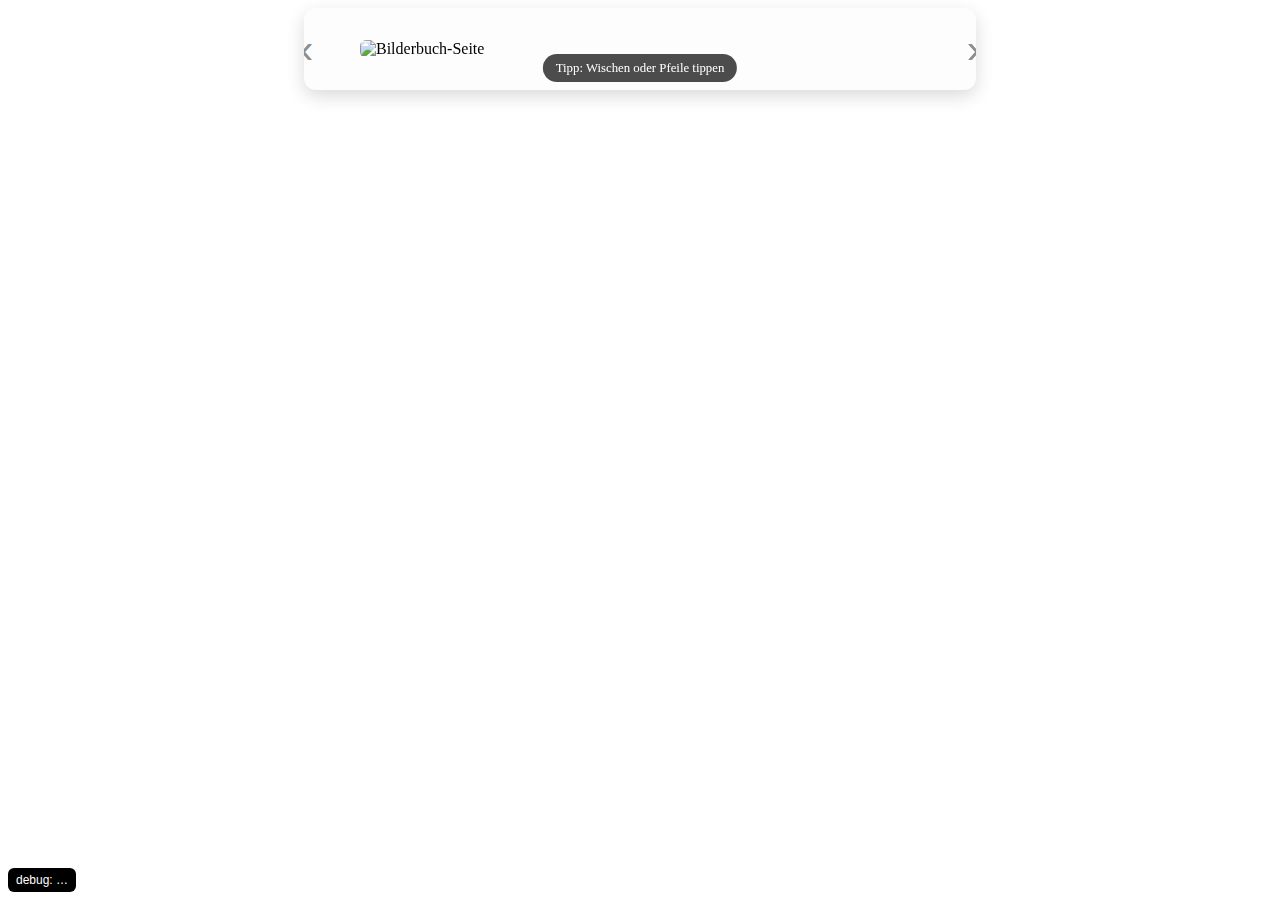
<file: gipititi-site/storybook.html>
<!DOCTYPE html>
<html lang="de">
<head>
  <meta charset="UTF-8" />
  <meta name="viewport" content="width=device-width, initial-scale=1.0" />
  <title>Bilderbuch – Gipititi und die Kokosnuss</title>

  <!-- Styles für das Bilderbuch -->
  <link rel="stylesheet" href="assets/css/book.css?v=8">

  <!-- Storybook Script -->
  <script src="assets/js/storybook.js?v=9" defer></script>
</head>
<body>
  <main id="gp-book">
    <!-- Debug-Box -->
    <div id="dbg" style="position:fixed;bottom:8px;left:8px;background:#000;color:#fff;
         padding:.3rem .5rem;border-radius:6px;font:12px/1.2 -apple-system,Arial;">
      debug: …
    </div>

    <!-- Bühne für die Seiten -->
    <div class="stage">
      <figure class="page">
        <img id="pageimg" alt="Bilderbuch-Seite" />
        <figcaption id="caption"></figcaption>
        </figure>
        <div id="hint" class="hint">Tipp: Wischen oder Pfeile tippen</div>
      <button id="prev" class="nav btn-left" aria-label="Zurück">‹</button>
      <button id="next" class="nav btn-right" aria-label="Weiter">›</button>
    </div>

    <!-- Seitenpunkte -->
    <div id="dots" class="dots" aria-hidden="true"></div>
  </main>
</body>
</html>
</file>
<file: style.css>
/* =========================================================
   0) DESIGN-TOKENS / VARIABLEN
   =======================================================*/
:root{
  /* Farben */
  --clr-bg:        #f7f9fb;
  --clr-surface:   #ffffff;
  --clr-text:      #2f3e46;
  --clr-text-2:    #5d6a72;
  --clr-line:      #2f3e46;
  --clr-muted:     #e6eef2;
  --clr-shadow:    0 10px 24px rgba(0,0,0,.10);

  /* Akzent */
  --accent:        #ffd166;
  --accent-600:    #ffce52;

  /* Abstände & Kanten */
  --rad-6:         6px;
  --rad-8:         8px;
  --rad-10:        10px;
  --rad-12:        12px;
  --gap:           1rem;

  /* Lesbarkeit */
  --container:     1100px;
  --lh:            1.65;
}

/* =========================================================
   1) RESET / BASIS
   =======================================================*/
*,
*::before,
*::after{ box-sizing: border-box; }

html,body{ margin:0; padding:0; }
html{ scroll-behavior:smooth; }

body{
  font-family: "Helvetica Neue", Arial, system-ui, -apple-system, Segoe UI, Roboto, "Noto Sans", sans-serif;
  line-height: var(--lh);
  color: var(--clr-text);
  background: var(--bg, var(--clr-bg));
}

img{ display:block; max-width:100%; height:auto; }

/* Links */
a{ color: var(--clr-text); text-decoration:none; }
a:hover{ color: var(--accent); }

/* Container-Helper */
.container{
  max-width: var(--container);
  margin: 0 auto;
  padding: 0 2rem;
}

/* Bessere Motion für Menschen mit Motion-Preference */
@media (prefers-reduced-motion: reduce){
  *{ animation:none !important; transition:none !important; }
}

/* =========================================================
   2) NAVIGATION
   =======================================================*/
.site-nav{
  position: sticky;
  top: 0;
  z-index: 1000;
  display:flex; gap:2rem;
  align-items:center; justify-content:center;
  padding: .9rem 1rem;
  background:#23323a; /* dunkler Balken */
  color:#fff;
  box-shadow: 0 4px 18px rgba(0,0,0,.08);
}
.site-nav a{ color:#fff; font-weight:600; }
.site-nav a.active{
  position:relative;
}
.site-nav a.active::after{
  content:"";
  position:absolute; left:0; right:0; bottom:-6px; margin:auto;
  width: 70%; height:3px; border-radius:2px;
  background: var(--accent);
}

/* =========================================================
   3) SEITEN-HEADER (ABOUT)
   =======================================================*/
.header--about{
  background:#eef3f6;
  padding: 3.5rem 0 2rem;
  text-align:center;
}
.header--about h1{
  margin:0 0 1.2rem;
  letter-spacing:.2px;
}

/* Portrait-Gruppe */
.about-dual{
  display:grid;
  grid-template-columns: repeat(2, minmax(260px,1fr));
  gap: 2.5rem;
  align-items:start;
  margin-top: 1.5rem;
}
.about-card{
  background: var(--clr-surface);
  border-radius: var(--rad-10);
  padding: 1.25rem 1.25rem 1.4rem;
  box-shadow: var(--clr-shadow);
}
.about-card h3{ margin:.75rem 0 .4rem; }
.about-card p{
  margin:0;
  color: var(--clr-text-2);
}

/* Portraits – TOP-Fokus */
.avatar--round{
  width: 200px; height: 200px;
  object-fit: cover; object-position: 50% 10%;
  border-radius: 50%;
  margin: 0 auto;
  box-shadow: 0 6px 16px rgba(0,0,0,.14);
}

/* =========================================================
   4) TIMELINE (alternierend, Mittellinie, Dots exakt mittig)
   =======================================================*/
/* Block */
.timeline{
  position:relative;
  margin: 2.5rem 0 3.5rem;
}

/* Mittellinie */
.timeline::before{
  content:"";
  position:absolute;
  left:50%;
  top: 2rem;
  bottom: 2rem;
  width:4px;
  background: var(--clr-line);
  transform: translateX(-50%);
  border-radius: 3px;
}

/* Zeilen (links/rechts) */
.timeline-row{
  position: relative;
  display:grid;
  grid-template-columns: 1fr 1fr;
  gap: 2rem;
  align-items:center;
  margin: 1.5rem 0;
}

/* Spalten */
.timeline-col{ /* bewusst kein relative -> Dot richtet sich an .timeline-row aus */ }

/* Karte/Box */
.timeline-box{
  background: var(--clr-surface);
  border-radius: var(--rad-10);
  padding: 1rem 1.25rem;
  box-shadow: 0 8px 18px rgba(0,0,0,.08);
  transition: transform .2s ease, box-shadow .2s ease;
}
.timeline-box:hover{
  transform: translateY(-2px);
  box-shadow: 0 12px 28px rgba(0,0,0,.12);
}

/* aktuelle/oberste Station */
.timeline-box.is-current{
  outline: 3px solid rgba(255,209,102,.35);
}

/* Dot exakt mittig auf der Linie */
.timeline-dot{
  position: absolute;
  top: 50%;
  left: 50%;
  transform: translate(-50%,-50%);
  width: 18px; height: 18px; border-radius:50%;
  background:#fff;
  border: 3px solid var(--clr-line);
  z-index: 2;
}

/* Überschriften innerhalb der Timeline */
.timeline-box h4{
  margin: 0 0 .35rem;
  font-size: 1.02rem;
}
.timeline-box p{
  margin: .15rem 0;
  color: var(--clr-text-2);
}

/* =========================================================
   5) TRAITS / BADGES
   =======================================================*/
.traits{
  display:flex; flex-wrap:wrap; gap:.75rem;
  margin-top:.75rem;
}
.trait{
  background: var(--clr-surface);
  border-radius: var(--rad-8);
  padding: .55rem .9rem;
  box-shadow: 0 4px 12px rgba(0,0,0,.06);
  font-weight:600;
  color: var(--clr-text);
}

/* =========================================================
   6) FOOTER
   =======================================================*/
.site-footer{
  margin-top: 3rem;
  text-align:center;
  padding: 1.6rem 1rem;
  color:#fff;
  background:#23323a;
}

/* =========================================================
   7) FLOATING ACTION BUTTON – PERSÖNLICHKEIT
   (mitwandernder, auffälliger Button)
   =======================================================*/
.fab-personality{
  position: fixed;
  right: 1rem;
  bottom: 1rem;
  z-index: 2000;
  display:inline-flex; align-items:center; gap:.5rem;
  padding: .78rem 1.05rem;
  border-radius: 999px;
  background: var(--accent);
  color: #1f2b31;
  font-weight: 800;
  box-shadow: 0 12px 28px rgba(0,0,0,.18);
  text-decoration:none;
  letter-spacing:.2px;
  transition: transform .15s ease, box-shadow .2s ease, background .2s ease;
}
.fab-personality::before{
  content:"🧩";
}
.fab-personality:hover{
  transform: translateY(-2px);
  background: var(--accent-600);
  box-shadow: 0 16px 36px rgba(0,0,0,.22);
}
@media print{ .fab-personality{ display:none; } }

/* =========================================================
   8) RESPONSIVE
   =======================================================*/
@media (max-width: 1024px){
  .about-dual{ gap: 2rem; }
}

@media (max-width: 900px){
  .about-dual{ grid-template-columns: 1fr; }
}

@media (max-width: 780px){
  /* Timeline einkolumnig, Linie nach links */
  .timeline-row{
    grid-template-columns: 1fr;
    gap: 1rem;
  }
  .timeline::before{
    left: 24px; transform:none;
  }
  .timeline-dot{
    left: 24px; transform: translate(-50%,-50%);
  }
  .timeline-box{
    margin-left: 48px; /* Abstand zur Linie */
  }
  .site-nav{ gap:1rem; flex-wrap:wrap; }
}

@media (max-width: 480px){
  .fab-personality{
    right:.75rem; bottom:.75rem; padding:.6rem .8rem; font-weight:700;
  }
}

/* =========================================================
   9) UTILITIES (kleine Helfer)
   =======================================================*/
.text-muted{ color: var(--clr-text-2); }
.center{ text-align:center; }
.mt-0{ margin-top:0 !important; }
.mt-1{ margin-top:.5rem !important; }
.mt-2{ margin-top:1rem !important; }
.mt-3{ margin-top:1.5rem !important; }

/* ===== GLOBAL NAV / LAYOUT REPAIR ======================================= */
:root{
  --ink:#2f3e46; --bg:#f7f9fb; --accent:#ffd166;
}
html,body{background:var(--bg); color:#333;}

/* Top-Navi */
.site-nav{
  position: sticky; top:0; z-index:1000;
  display:flex; gap:1.5rem; justify-content:center; align-items:center;
  padding: .9rem 1rem;
  background:#2f3e46; color:#fff;
  box-shadow: 0 2px 10px rgba(0,0,0,.08);
}
.site-nav a{
  color:#fff; font-weight:600; text-decoration:none; padding:.4rem .2rem;
  border-bottom: 2px solid transparent;
}
.site-nav a:hover{ border-color: var(--accent); }
.site-nav a.active{ border-color: var(--accent); }

/* Standard-Abstände für Seitentitel & Sektionen */
h1{ text-align:center; margin:2.5rem 0 1.25rem; color:var(--ink); }
section.container{ max-width:1100px; margin: 0 auto 3rem; padding:0 2rem; }

/* Karten/Absätze auf Projects & Contact minimal lesbarer machen */
.lead{ max-width: 760px; margin: .75rem auto 1.5rem; }
.card{
  background:#fff; border-radius:10px; padding:1.25rem 1.5rem;
  box-shadow:0 6px 18px rgba(0,0,0,.08); margin:.75rem 0;
}

/* ===== TIMELINE DOTS FEINTUNE (bleibt!) ================================= */
.timeline-dot{
  left:50%; top:50%; transform:translate(-50%,-50%);
  width:18px; height:18px; border-radius:50%;
  background:#fff; border:3px solid var(--ink); z-index:2;
}
@media (max-width:780px){
  .timeline::before{ left:24px; transform:none; }
  .timeline-dot{ left:24px; transform:translate(-50%,-50%); }
  .timeline-box{ margin-left:48px; }
}
</file>
<file: gipititi-site/assets/css/book.css>
/* Grundlayout */
.stage {
  position: relative;
  max-width: 640px;
  margin: 0 auto;
  padding: 1rem;
  background: #fdfdfd;
  border-radius: 12px;
  box-shadow: 0 6px 18px rgba(0,0,0,0.15);
  overflow: hidden;
}

/* Seite */
.page {
  position: relative;
  width: 100%;
  perspective: 1400px;
  --turn: 0; /* von JS gesetzt: 0 bis 1 */
}

.page img {
  display: block;
  width: 100%;
  height: auto;
  backface-visibility: hidden;
  transform-origin: left center;
  transition: transform 0.4s ease, box-shadow 0.4s ease;
  border-radius: 6px;
}

/* Schatten beim Umblättern */
.page.turn-left img {
  box-shadow: inset -60px 0 80px rgba(0,0,0,calc(var(--turn) * 0.4));
  transform: rotateY(calc(var(--turn) * -25deg));
}

.page.turn-right img {
  box-shadow: inset 60px 0 80px rgba(0,0,0,calc(var(--turn) * 0.4));
  transform: rotateY(calc(var(--turn) * 25deg));
}

/* Während des Ziehens: keine Animation */
.page.grabbing img {
  transition: none;
}

/* Bildunterschrift */
.page figcaption {
  margin-top: .5rem;
  text-align: center;
  font-size: 0.95rem;
  color: #333;
}

/* Tipp-Bubble */
.hint {
  position: absolute;
  bottom: 8px;
  left: 50%;
  transform: translateX(-50%);
  background: rgba(0,0,0,0.7);
  color: #fff;
  padding: .4rem .8rem;
  border-radius: 16px;
  font-size: 0.8rem;
  pointer-events: none;
  transition: opacity .3s;
}

/* Navigation */
.nav {
  position: absolute;
  top: 50%;
  transform: translateY(-50%);
  font-size: 2.5rem;
  background: none;
  border: none;
  cursor: pointer;
  user-select: none;
  color: #444;
  opacity: 0.6;
  transition: opacity 0.2s;
}
.nav:hover { opacity: 1; }

.btn-left { left: -10px; }
.btn-right { right: -10px; }

/* Punkte unterhalb */
.dots {
  text-align: center;
  margin-top: .75rem;
}
.dots span {
  display: inline-block;
  width: 10px; height: 10px;
  margin: 0 4px;
  border-radius: 50%;
  background: #bbb;
  cursor: pointer;
  transition: background 0.2s;
}
.dots span.active {
  background: #333;
}

/* Flipbook-Container */
#flipbook {
  width: 800px;          /* maximale Breite der Seiten */
  height: 600px;         /* maximale Höhe der Seiten */
  margin: 2rem auto;     /* zentriert das Buch */
}

/* Jede Seite */
#flipbook .page {
  background: #fff;
  border-radius: 12px;
  overflow: hidden;
  display: flex;
  flex-direction: column;
  justify-content: flex-end;
  box-shadow: 0 12px 40px rgba(0,0,0,.35);
}

/* Bild auf der Seite */
#flipbook .page img {
  width: 100%;
  height: auto;
  display: block;
}

/* Textunterschrift */
#flipbook .page p {
  margin: 0;
  padding: 0.75rem 1rem;
  font-size: clamp(14px,2vw,18px);
  color: #111;
  background: #fff;
}
</file>
